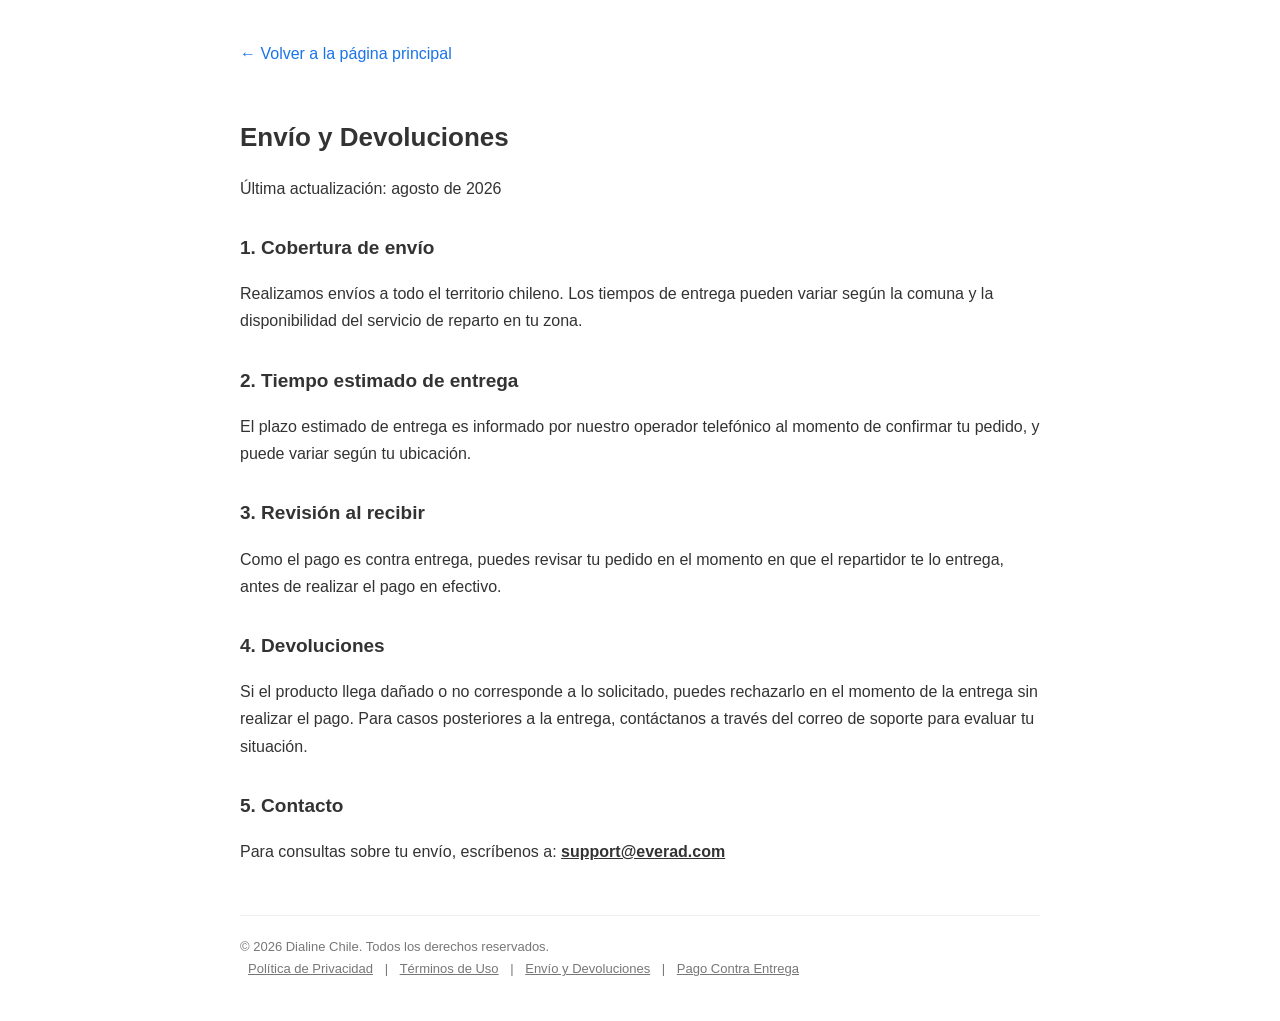
<file: envio.html>
<!DOCTYPE html>
<html lang="es-CL">
<head>
  <meta charset="utf-8">
  <meta name="viewport" content="initial-scale=1.0, width=device-width">
  <title>Envío y Devoluciones - Dialine Chile</title>
  <meta name="description" content="Información sobre envío, tiempos de entrega y devoluciones de Dialine en Chile.">
  <link rel="canonical" href="https://dialine-cl-six.vercel.app/envio.html">
  <style>
    body{font-family:Arial,Helvetica,sans-serif;max-width:800px;margin:0 auto;padding:40px 20px;color:#333;line-height:1.7;}
    h1{font-size:26px;margin-bottom:10px;}
    h2{font-size:19px;margin-top:30px;}
    a.back{display:inline-block;margin-bottom:30px;color:#1a73e8;text-decoration:none;}
    footer{margin-top:50px;padding-top:20px;border-top:1px solid #eee;font-size:13px;color:#777;}
    footer a{color:#777;margin:0 8px;}
  </style>
</head>
<body>
  <a class="back" href="index.html">&larr; Volver a la página principal</a>
  <h1>Envío y Devoluciones</h1>
  <p>Última actualización: agosto de 2026</p>

  <h2>1. Cobertura de envío</h2>
  <p>Realizamos envíos a todo el territorio chileno. Los tiempos de entrega pueden variar
    según la comuna y la disponibilidad del servicio de reparto en tu zona.</p>

  <h2>2. Tiempo estimado de entrega</h2>
  <p>El plazo estimado de entrega es informado por nuestro operador telefónico al momento
    de confirmar tu pedido, y puede variar según tu ubicación.</p>

  <h2>3. Revisión al recibir</h2>
  <p>Como el pago es contra entrega, puedes revisar tu pedido en el momento en que el
    repartidor te lo entrega, antes de realizar el pago en efectivo.</p>

  <h2>4. Devoluciones</h2>
  <p>Si el producto llega dañado o no corresponde a lo solicitado, puedes rechazarlo en el
    momento de la entrega sin realizar el pago. Para casos posteriores a la entrega,
    contáctanos a través del correo de soporte para evaluar tu situación.</p>

  <h2>5. Contacto</h2>
  <p>Para consultas sobre tu envío, escríbenos a: <strong><a href="mailto:support@everad.com" style="color:inherit;">support@everad.com</a></strong></p>

  <footer>
    © 2026 Dialine Chile. Todos los derechos reservados.<br>
    <a href="privacidad.html">Política de Privacidad</a> |
    <a href="terminos.html">Términos de Uso</a> |
    <a href="envio.html">Envío y Devoluciones</a> |
    <a href="pago-contra-entrega.html">Pago Contra Entrega</a>
  </footer>
</body>
</html>
</file>
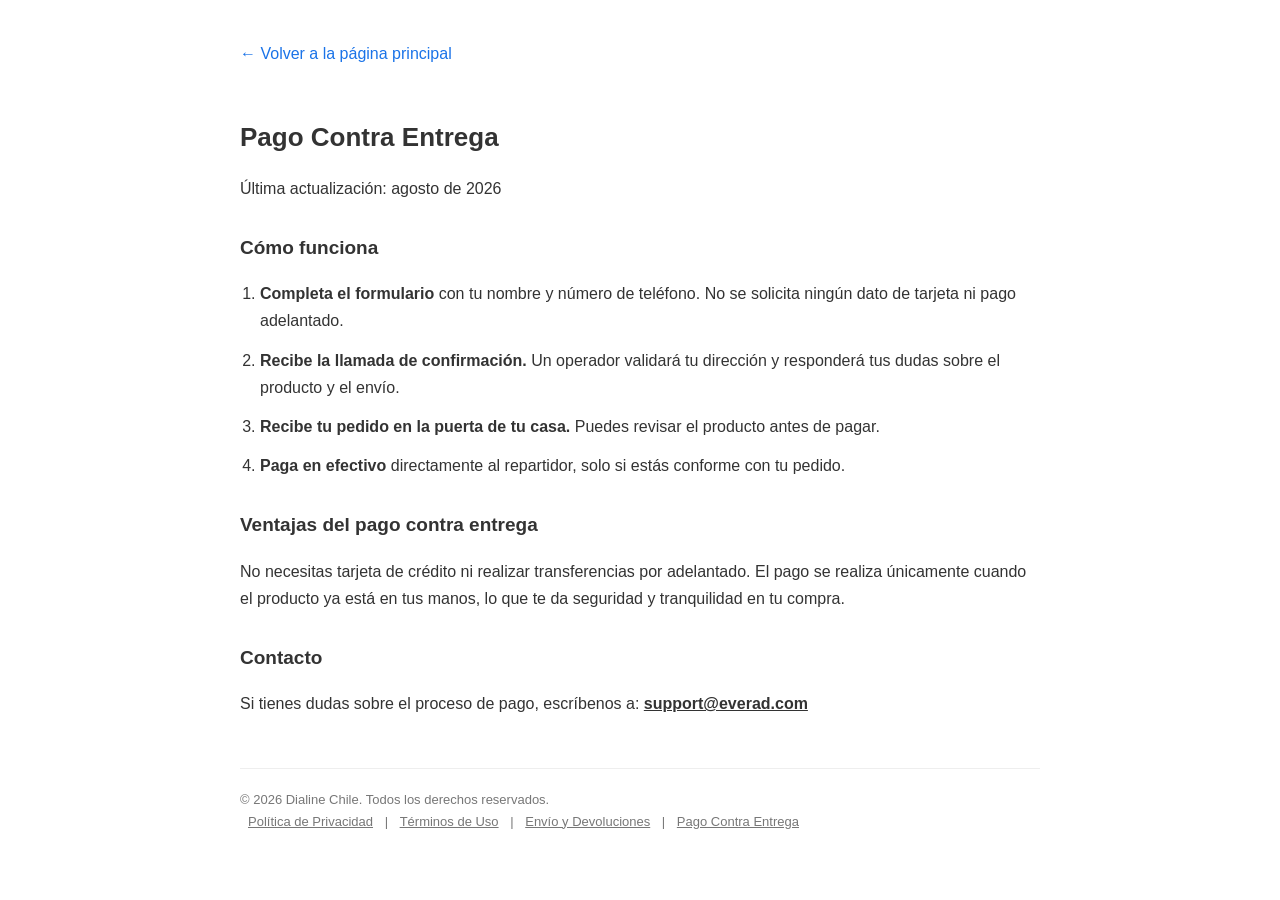
<file: pago-contra-entrega.html>
<!DOCTYPE html>
<html lang="es-CL">
<head>
  <meta charset="utf-8">
  <meta name="viewport" content="initial-scale=1.0, width=device-width">
  <title>Pago Contra Entrega - Dialine Chile</title>
  <meta name="description" content="Cómo funciona el pago contra entrega de Dialine en Chile: sin tarjeta, sin adelanto, pagas al recibir.">
  <link rel="canonical" href="https://dialine-cl-six.vercel.app/pago-contra-entrega.html">
  <style>
    body{font-family:Arial,Helvetica,sans-serif;max-width:800px;margin:0 auto;padding:40px 20px;color:#333;line-height:1.7;}
    h1{font-size:26px;margin-bottom:10px;}
    h2{font-size:19px;margin-top:30px;}
    ol{padding-left:20px;}
    ol li{margin-bottom:12px;}
    a.back{display:inline-block;margin-bottom:30px;color:#1a73e8;text-decoration:none;}
    footer{margin-top:50px;padding-top:20px;border-top:1px solid #eee;font-size:13px;color:#777;}
    footer a{color:#777;margin:0 8px;}
  </style>
</head>
<body>
  <a class="back" href="index.html">&larr; Volver a la página principal</a>
  <h1>Pago Contra Entrega</h1>
  <p>Última actualización: agosto de 2026</p>

  <h2>Cómo funciona</h2>
  <ol>
    <li><strong>Completa el formulario</strong> con tu nombre y número de teléfono. No se
      solicita ningún dato de tarjeta ni pago adelantado.</li>
    <li><strong>Recibe la llamada de confirmación.</strong> Un operador validará tu dirección
      y responderá tus dudas sobre el producto y el envío.</li>
    <li><strong>Recibe tu pedido en la puerta de tu casa.</strong> Puedes revisar el producto
      antes de pagar.</li>
    <li><strong>Paga en efectivo</strong> directamente al repartidor, solo si estás conforme
      con tu pedido.</li>
  </ol>

  <h2>Ventajas del pago contra entrega</h2>
  <p>No necesitas tarjeta de crédito ni realizar transferencias por adelantado. El pago se
    realiza únicamente cuando el producto ya está en tus manos, lo que te da seguridad y
    tranquilidad en tu compra.</p>

  <h2>Contacto</h2>
  <p>Si tienes dudas sobre el proceso de pago, escríbenos a: <strong><a href="mailto:support@everad.com" style="color:inherit;">support@everad.com</a></strong></p>

  <footer>
    © 2026 Dialine Chile. Todos los derechos reservados.<br>
    <a href="privacidad.html">Política de Privacidad</a> |
    <a href="terminos.html">Términos de Uso</a> |
    <a href="envio.html">Envío y Devoluciones</a> |
    <a href="pago-contra-entrega.html">Pago Contra Entrega</a>
  </footer>
</body>
</html>
</file>
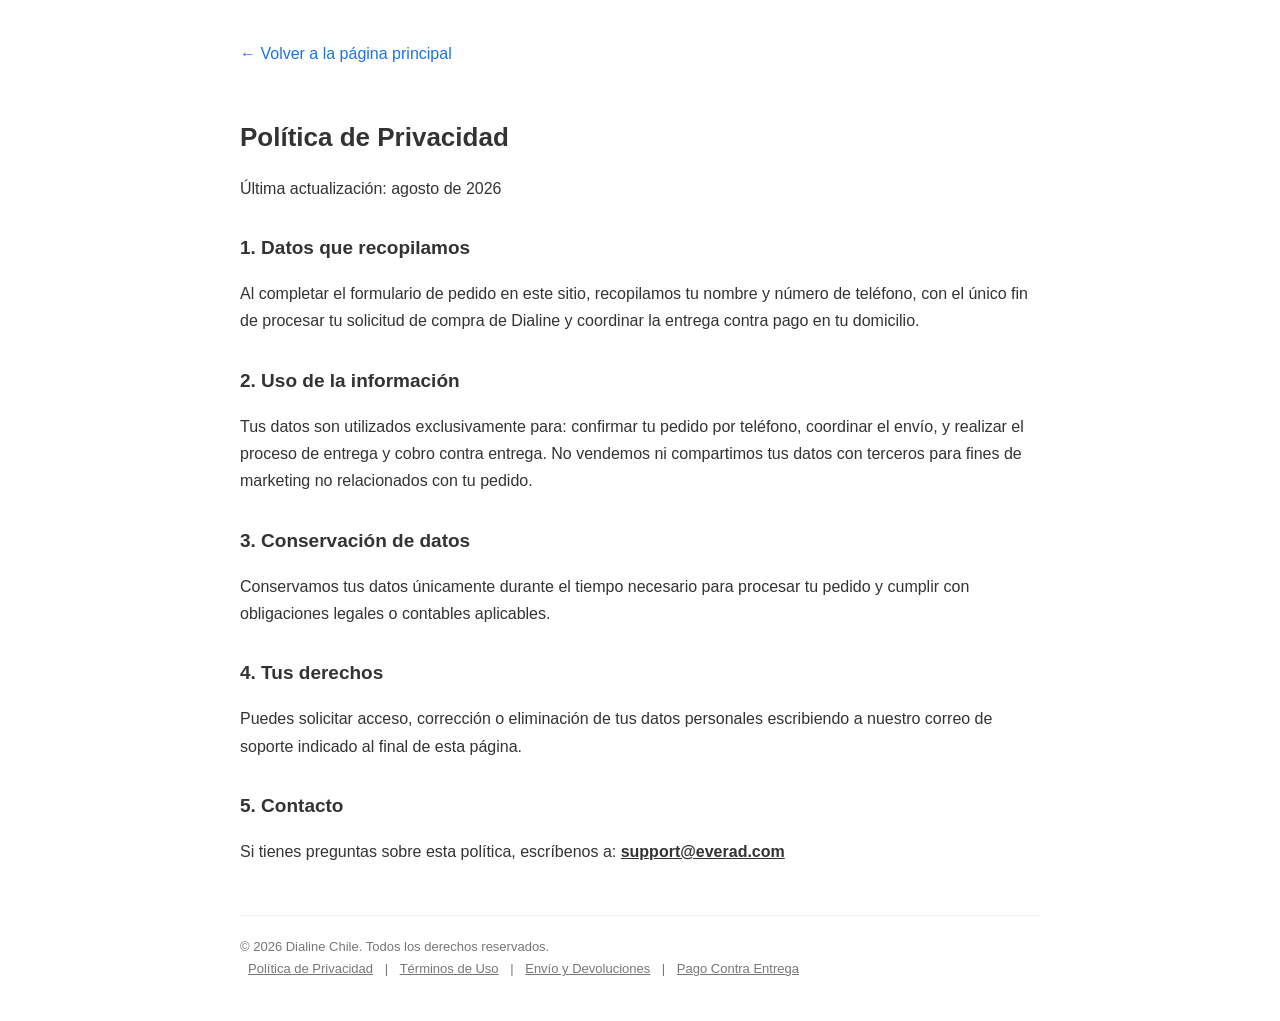
<file: privacidad.html>
<!DOCTYPE html>
<html lang="es-CL">
<head>
  <meta charset="utf-8">
  <meta name="viewport" content="initial-scale=1.0, width=device-width">
  <title>Política de Privacidad - Dialine Chile</title>
  <meta name="description" content="Política de privacidad de Dialine Chile. Conoce cómo protegemos tus datos personales.">
  <link rel="canonical" href="https://dialine-cl-six.vercel.app/privacidad.html">
  <style>
    body{font-family:Arial,Helvetica,sans-serif;max-width:800px;margin:0 auto;padding:40px 20px;color:#333;line-height:1.7;}
    h1{font-size:26px;margin-bottom:10px;}
    h2{font-size:19px;margin-top:30px;}
    a.back{display:inline-block;margin-bottom:30px;color:#1a73e8;text-decoration:none;}
    footer{margin-top:50px;padding-top:20px;border-top:1px solid #eee;font-size:13px;color:#777;}
    footer a{color:#777;margin:0 8px;}
  </style>
</head>
<body>
  <a class="back" href="index.html">&larr; Volver a la página principal</a>
  <h1>Política de Privacidad</h1>
  <p>Última actualización: agosto de 2026</p>

  <h2>1. Datos que recopilamos</h2>
  <p>Al completar el formulario de pedido en este sitio, recopilamos tu nombre y número de
    teléfono, con el único fin de procesar tu solicitud de compra de Dialine y coordinar la
    entrega contra pago en tu domicilio.</p>

  <h2>2. Uso de la información</h2>
  <p>Tus datos son utilizados exclusivamente para: confirmar tu pedido por teléfono,
    coordinar el envío, y realizar el proceso de entrega y cobro contra entrega. No
    vendemos ni compartimos tus datos con terceros para fines de marketing no relacionados
    con tu pedido.</p>

  <h2>3. Conservación de datos</h2>
  <p>Conservamos tus datos únicamente durante el tiempo necesario para procesar tu pedido y
    cumplir con obligaciones legales o contables aplicables.</p>

  <h2>4. Tus derechos</h2>
  <p>Puedes solicitar acceso, corrección o eliminación de tus datos personales escribiendo a
    nuestro correo de soporte indicado al final de esta página.</p>

  <h2>5. Contacto</h2>
  <p>Si tienes preguntas sobre esta política, escríbenos a: <strong><a href="mailto:support@everad.com" style="color:inherit;">support@everad.com</a></strong></p>

  <footer>
    © 2026 Dialine Chile. Todos los derechos reservados.<br>
    <a href="privacidad.html">Política de Privacidad</a> |
    <a href="terminos.html">Términos de Uso</a> |
    <a href="envio.html">Envío y Devoluciones</a> |
    <a href="pago-contra-entrega.html">Pago Contra Entrega</a>
  </footer>
</body>
</html>
</file>
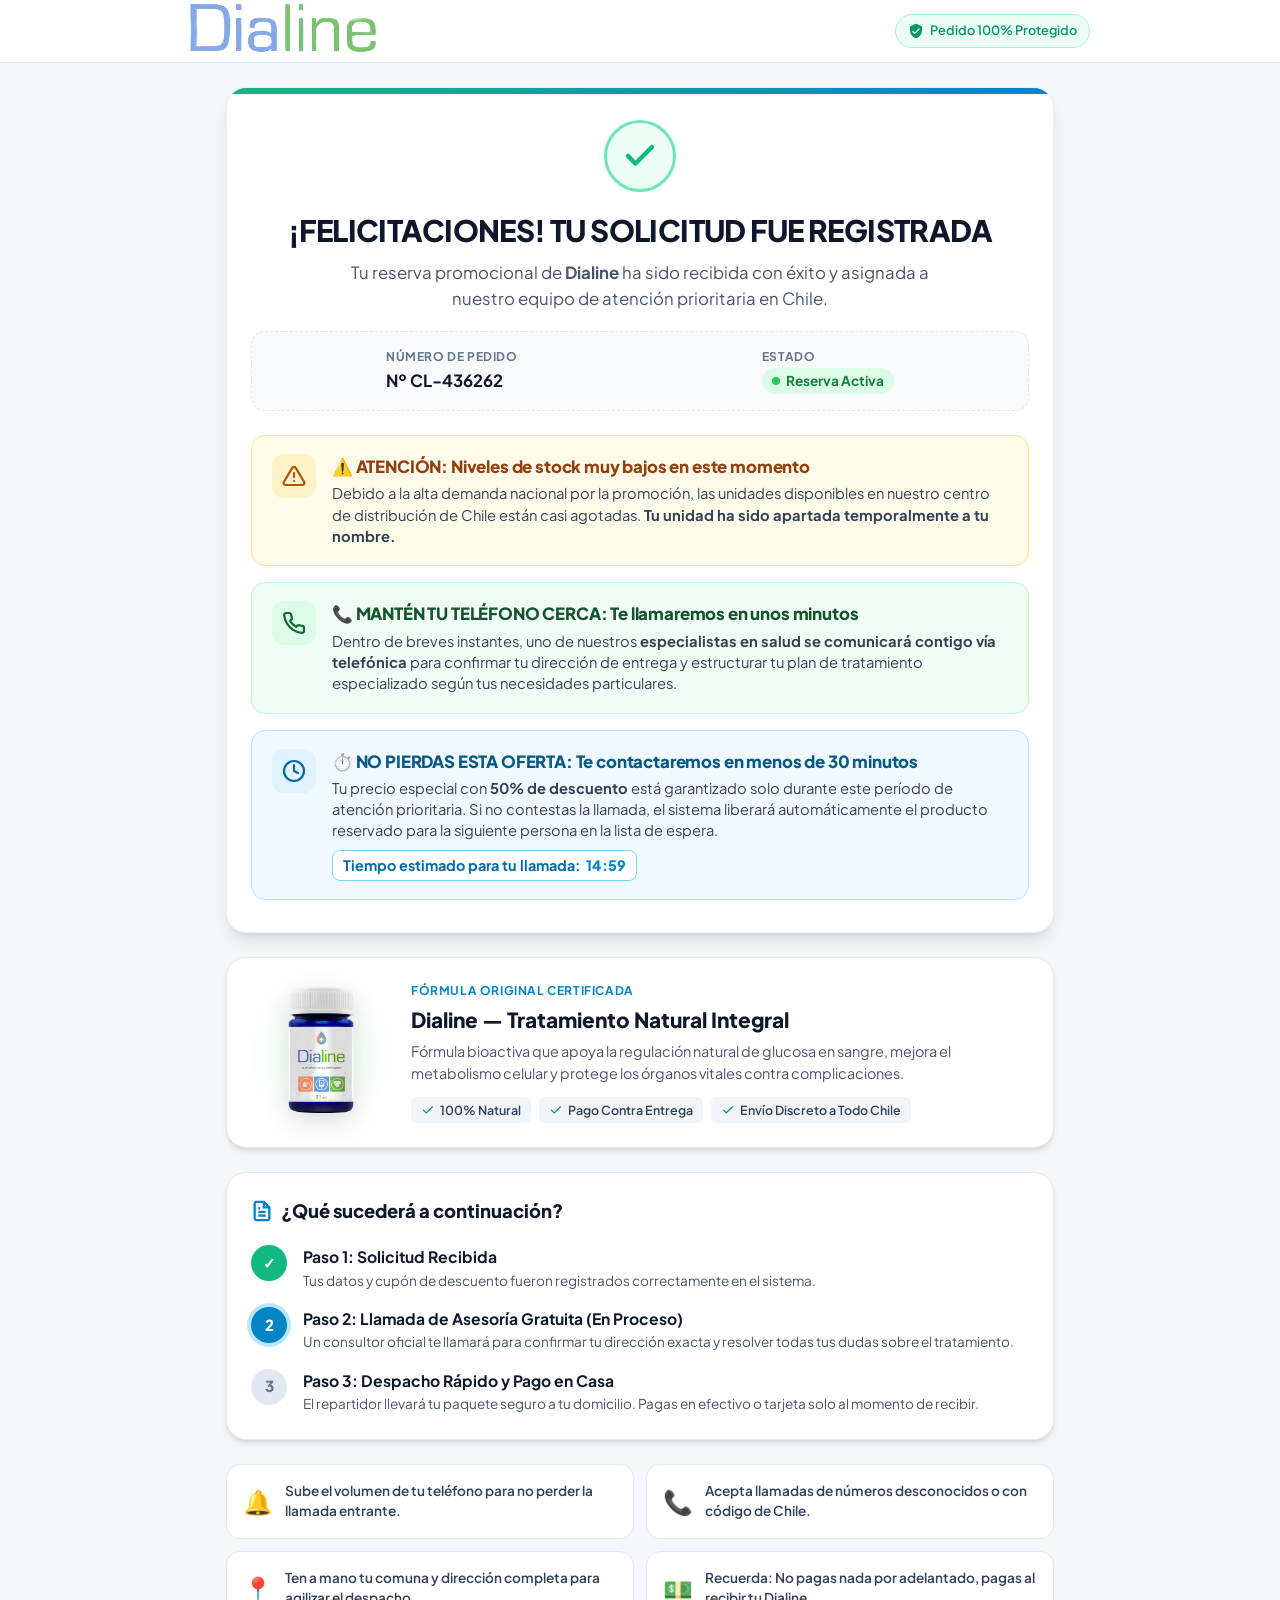
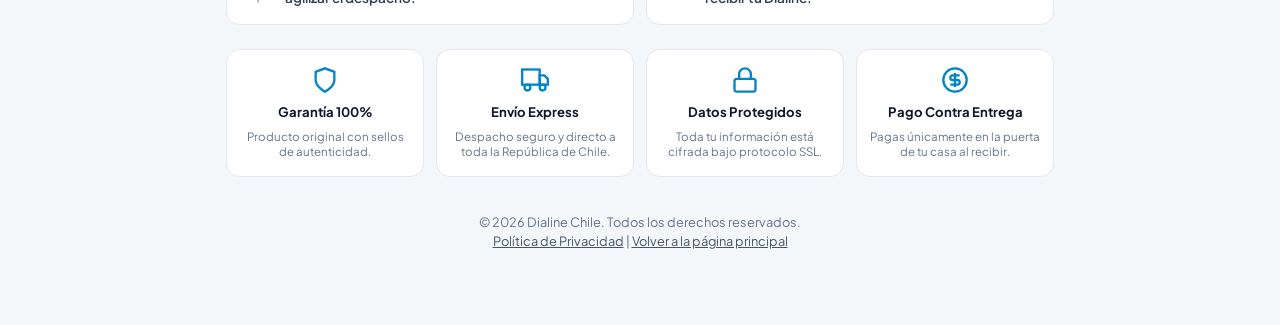
<file: success.html>
<!DOCTYPE html>
<html lang="es">
<head>
  <meta charset="UTF-8">
  <meta name="viewport" content="width=device-width, initial-scale=1.0, maximum-scale=1.0, user-scalable=no">
  <title>¡Felicidades! Solicitud Confirmada | Dialine Chile</title>
  <link rel="icon" href="img/favicon.ico">
  <!-- Google Fonts -->
  <link rel="preconnect" href="https://fonts.googleapis.com">
  <link rel="preconnect" href="https://fonts.gstatic.com" crossorigin>
  <link href="https://fonts.googleapis.com/css2?family=Plus+Jakarta+Sans:wght@400;500;600;700;800&display=swap" rel="stylesheet">
  
  <style>
    :root {
      --primary: #0284c7;
      --primary-dark: #0369a1;
      --primary-light: #e0f2fe;
      --success: #10b981;
      --success-dark: #059669;
      --success-light: #ecfdf5;
      --warning: #f59e0b;
      --warning-dark: #d97706;
      --warning-light: #fffbeb;
      --danger: #ef4444;
      --danger-light: #fef2f2;
      --slate-900: #0f172a;
      --slate-800: #1e293b;
      --slate-700: #334155;
      --slate-600: #475569;
      --slate-500: #64748b;
      --slate-200: #e2e8f0;
      --slate-100: #f1f5f9;
      --slate-50: #f8fafc;
      --white: #ffffff;
      --shadow-sm: 0 1px 2px 0 rgb(0 0 0 / 0.05);
      --shadow-md: 0 4px 6px -1px rgb(0 0 0 / 0.1), 0 2px 4px -2px rgb(0 0 0 / 0.1);
      --shadow-lg: 0 10px 15px -3px rgb(0 0 0 / 0.1), 0 4px 6px -4px rgb(0 0 0 / 0.1);
      --radius-sm: 8px;
      --radius-md: 14px;
      --radius-lg: 20px;
    }

    * {
      margin: 0;
      padding: 0;
      box-sizing: border-box;
      font-family: 'Plus Jakarta Sans', -apple-system, BlinkMacSystemFont, 'Segoe UI', Roboto, sans-serif;
    }

    body {
      background-color: #f3f7fa;
      color: var(--slate-800);
      line-height: 1.5;
      -webkit-font-smoothing: antialiased;
      padding-bottom: 50px;
    }

    /* Top Bar */
    .top-bar {
      background: var(--white);
      border-bottom: 1px solid var(--slate-200);
      padding: 12px 16px;
      position: sticky;
      top: 0;
      z-index: 50;
    }

    .top-bar-inner {
      max-width: 900px;
      margin: 0 auto;
      display: flex;
      justify-content: space-between;
      align-items: center;
    }

    .brand-logo {
      height: 38px;
      display: flex;
      align-items: center;
    }

    .brand-logo img {
      max-height: 100%;
      width: auto;
      object-fit: contain;
    }

    .security-badge {
      display: flex;
      align-items: center;
      gap: 6px;
      background: var(--success-light);
      color: var(--success-dark);
      padding: 6px 12px;
      border-radius: 50px;
      font-size: 0.8rem;
      font-weight: 600;
      border: 1px solid #a7f3d0;
    }

    .security-badge svg {
      width: 16px;
      height: 16px;
      fill: currentColor;
    }

    /* Main Container */
    .container {
      max-width: 860px;
      margin: 24px auto;
      padding: 0 16px;
    }

    /* Hero Card */
    .hero-card {
      background: var(--white);
      border-radius: var(--radius-lg);
      padding: 32px 24px;
      box-shadow: var(--shadow-lg);
      text-align: center;
      border: 1px solid rgba(2, 132, 199, 0.1);
      position: relative;
      overflow: hidden;
    }

    .hero-card::before {
      content: '';
      position: absolute;
      top: 0;
      left: 0;
      right: 0;
      height: 6px;
      background: linear-gradient(90deg, #10b981 0%, #0284c7 100%);
    }

    .success-icon-wrap {
      width: 72px;
      height: 72px;
      background: var(--success-light);
      border: 3px solid #6ee7b7;
      border-radius: 50%;
      display: flex;
      align-items: center;
      justify-content: center;
      margin: 0 auto 16px;
      animation: pulseSuccess 2s infinite;
    }

    .success-icon-wrap svg {
      width: 36px;
      height: 36px;
      color: var(--success);
    }

    @keyframes pulseSuccess {
      0% { box-shadow: 0 0 0 0 rgba(16, 185, 129, 0.4); }
      70% { box-shadow: 0 0 0 16px rgba(16, 185, 129, 0); }
      100% { box-shadow: 0 0 0 0 rgba(16, 185, 129, 0); }
    }

    .hero-title {
      font-size: 1.85rem;
      font-weight: 800;
      color: var(--slate-900);
      margin-bottom: 8px;
      letter-spacing: -0.02em;
    }

    .hero-subtitle {
      font-size: 1.05rem;
      color: var(--slate-600);
      max-width: 640px;
      margin: 0 auto 20px;
    }

    /* Order Summary Box */
    .order-box {
      background: var(--slate-50);
      border: 1px dashed var(--slate-200);
      border-radius: var(--radius-md);
      padding: 16px 20px;
      display: flex;
      flex-wrap: wrap;
      justify-content: space-around;
      gap: 16px;
      margin-bottom: 24px;
      text-align: left;
    }

    .order-box-item {
      display: flex;
      flex-direction: column;
    }

    .order-box-label {
      font-size: 0.75rem;
      text-transform: uppercase;
      font-weight: 700;
      color: var(--slate-500);
      letter-spacing: 0.05em;
      margin-bottom: 2px;
    }

    .order-box-value {
      font-size: 1.05rem;
      font-weight: 700;
      color: var(--slate-900);
    }

    .order-status-pill {
      display: inline-flex;
      align-items: center;
      gap: 6px;
      background: #dcfce7;
      color: #15803d;
      font-size: 0.85rem;
      font-weight: 700;
      padding: 3px 10px;
      border-radius: 20px;
      width: fit-content;
    }

    .order-status-dot {
      width: 8px;
      height: 8px;
      background: #22c55e;
      border-radius: 50%;
      animation: blinkDot 1.5s infinite ease-in-out;
    }

    @keyframes blinkDot {
      0%, 100% { opacity: 1; transform: scale(1); }
      50% { opacity: 0.4; transform: scale(0.8); }
    }

    /* Gatilhos Cards */
    .triggers-grid {
      display: flex;
      flex-direction: column;
      gap: 16px;
      margin-top: 24px;
    }

    .trigger-card {
      border-radius: var(--radius-md);
      padding: 18px 20px;
      display: flex;
      gap: 16px;
      align-items: flex-start;
      text-align: left;
      transition: transform 0.2s ease;
    }

    .trigger-icon {
      width: 44px;
      height: 44px;
      border-radius: 12px;
      display: flex;
      align-items: center;
      justify-content: center;
      flex-shrink: 0;
    }

    .trigger-icon svg {
      width: 24px;
      height: 24px;
    }

    /* Gatilho 1: Stock */
    .trigger-stock {
      background: #fffbeb;
      border: 1.5px solid #fde68a;
    }
    .trigger-stock .trigger-icon {
      background: #fef3c7;
      color: #b45309;
    }
    .trigger-stock .trigger-title {
      color: #92400e;
    }

    /* Gatilho 2: Celular / Especialista */
    .trigger-phone {
      background: #f0fdf4;
      border: 1.5px solid #bbf7d0;
    }
    .trigger-phone .trigger-icon {
      background: #dcfce7;
      color: #166534;
    }
    .trigger-phone .trigger-title {
      color: #14532d;
    }

    /* Gatilho 3: 30 Minutos / Oferta */
    .trigger-timer {
      background: #f0f9ff;
      border: 1.5px solid #bae6fd;
    }
    .trigger-timer .trigger-icon {
      background: #e0f2fe;
      color: #0369a1;
    }
    .trigger-timer .trigger-title {
      color: #075985;
    }

    .trigger-content {
      flex: 1;
    }

    .trigger-title {
      font-size: 1.05rem;
      font-weight: 800;
      margin-bottom: 4px;
      letter-spacing: -0.01em;
    }

    .trigger-text {
      font-size: 0.92rem;
      color: var(--slate-700);
      line-height: 1.45;
    }

    /* Countdown Timer Widget */
    .timer-widget {
      display: inline-flex;
      align-items: center;
      gap: 6px;
      background: var(--white);
      border: 1px solid #7dd3fc;
      border-radius: 8px;
      padding: 4px 10px;
      margin-top: 8px;
      font-weight: 700;
      color: var(--primary-dark);
      font-size: 0.9rem;
    }

    /* Product Section */
    .product-showcase {
      background: var(--white);
      border-radius: var(--radius-lg);
      padding: 24px;
      margin-top: 24px;
      box-shadow: var(--shadow-md);
      display: flex;
      flex-direction: column;
      align-items: center;
      gap: 20px;
      border: 1px solid var(--slate-200);
    }

    @media (min-width: 640px) {
      .product-showcase {
        flex-direction: row;
        text-align: left;
      }
    }

    .product-img-wrap {
      flex-shrink: 0;
      width: 140px;
      height: 140px;
      display: flex;
      align-items: center;
      justify-content: center;
      background: radial-gradient(circle, #f0fdf4 0%, #ffffff 80%);
      border-radius: var(--radius-md);
      padding: 10px;
    }

    .product-img-wrap img {
      max-height: 100%;
      max-width: 100%;
      object-fit: contain;
      filter: drop-shadow(0 8px 12px rgba(0,0,0,0.12));
    }

    .product-info {
      flex: 1;
    }

    .product-tag {
      font-size: 0.75rem;
      font-weight: 700;
      color: var(--primary);
      text-transform: uppercase;
      letter-spacing: 0.05em;
      margin-bottom: 4px;
    }

    .product-name {
      font-size: 1.3rem;
      font-weight: 800;
      color: var(--slate-900);
      margin-bottom: 6px;
    }

    .product-desc {
      font-size: 0.9rem;
      color: var(--slate-600);
      margin-bottom: 12px;
    }

    .product-badges-row {
      display: flex;
      flex-wrap: wrap;
      gap: 8px;
    }

    .mini-badge {
      display: inline-flex;
      align-items: center;
      gap: 5px;
      background: var(--slate-100);
      color: var(--slate-700);
      font-size: 0.78rem;
      font-weight: 600;
      padding: 4px 10px;
      border-radius: 6px;
    }

    .mini-badge svg {
      width: 14px;
      height: 14px;
      color: var(--success-dark);
    }

    /* Process Steps (1, 2, 3) */
    .steps-section {
      background: var(--white);
      border-radius: var(--radius-lg);
      padding: 24px;
      margin-top: 24px;
      box-shadow: var(--shadow-md);
      border: 1px solid var(--slate-200);
    }

    .section-heading {
      font-size: 1.15rem;
      font-weight: 800;
      color: var(--slate-900);
      margin-bottom: 20px;
      display: flex;
      align-items: center;
      gap: 8px;
    }

    .steps-list {
      display: flex;
      flex-direction: column;
      gap: 16px;
      position: relative;
    }

    .step-item {
      display: flex;
      gap: 16px;
      align-items: flex-start;
    }

    .step-number {
      width: 36px;
      height: 36px;
      border-radius: 50%;
      display: flex;
      align-items: center;
      justify-content: center;
      font-weight: 800;
      font-size: 0.95rem;
      flex-shrink: 0;
    }

    .step-item.completed .step-number {
      background: #10b981;
      color: var(--white);
    }

    .step-item.active .step-number {
      background: #0284c7;
      color: var(--white);
      box-shadow: 0 0 0 4px #bae6fd;
      animation: pulseStep 1.5s infinite;
    }

    @keyframes pulseStep {
      0% { box-shadow: 0 0 0 0 rgba(2, 132, 199, 0.4); }
      70% { box-shadow: 0 0 0 8px rgba(2, 132, 199, 0); }
      100% { box-shadow: 0 0 0 0 rgba(2, 132, 199, 0); }
    }

    .step-item.upcoming .step-number {
      background: var(--slate-200);
      color: var(--slate-500);
    }

    .step-title {
      font-size: 0.98rem;
      font-weight: 700;
      color: var(--slate-900);
      margin-bottom: 2px;
    }

    .step-desc {
      font-size: 0.85rem;
      color: var(--slate-600);
    }

    /* Tips & Instructions */
    .tips-grid {
      display: grid;
      grid-template-columns: 1fr;
      gap: 12px;
      margin-top: 24px;
    }

    @media (min-width: 640px) {
      .tips-grid {
        grid-template-columns: repeat(2, 1fr);
      }
    }

    .tip-box {
      background: var(--white);
      border: 1px solid var(--slate-200);
      border-radius: var(--radius-md);
      padding: 16px;
      display: flex;
      gap: 12px;
      align-items: center;
    }

    .tip-icon {
      font-size: 1.5rem;
      flex-shrink: 0;
    }

    .tip-text {
      font-size: 0.85rem;
      font-weight: 600;
      color: var(--slate-700);
    }

    /* Trust & Security Badges Section */
    .trust-footer-grid {
      display: grid;
      grid-template-columns: repeat(2, 1fr);
      gap: 12px;
      margin-top: 24px;
    }

    @media (min-width: 640px) {
      .trust-footer-grid {
        grid-template-columns: repeat(4, 1fr);
      }
    }

    .trust-card {
      background: var(--white);
      border-radius: var(--radius-md);
      padding: 16px 12px;
      text-align: center;
      border: 1px solid var(--slate-200);
      display: flex;
      flex-direction: column;
      align-items: center;
      gap: 8px;
    }

    .trust-card svg {
      width: 28px;
      height: 28px;
      color: var(--primary);
    }

    .trust-card-title {
      font-size: 0.82rem;
      font-weight: 700;
      color: var(--slate-900);
    }

    .trust-card-desc {
      font-size: 0.72rem;
      color: var(--slate-500);
      line-height: 1.3;
    }

    /* Footer */
    .page-footer {
      text-align: center;
      margin-top: 36px;
      font-size: 0.8rem;
      color: var(--slate-500);
    }

    .page-footer a {
      color: var(--slate-600);
      text-decoration: underline;
    }

    /* Responsive adjustment */
    @media (max-width: 480px) {
      .hero-title {
        font-size: 1.45rem;
      }
      .hero-card {
        padding: 24px 16px;
      }
      .trigger-card {
        padding: 14px;
        gap: 12px;
      }
      .order-box {
        flex-direction: column;
        gap: 10px;
      }
    }
  </style>
</head>

<body>

  <!-- Top Bar -->
  <header class="top-bar">
    <div class="top-bar-inner">
      <div class="brand-logo">
        <picture>
          <source srcset="img/logo.webp" type="image/webp">
          <img src="img/logo.png" alt="Dialine Logo">
        </picture>
      </div>
      <div class="security-badge">
        <svg viewBox="0 0 24 24">
          <path d="M12 1L3 5v6c0 5.55 3.84 10.74 9 12 5.16-1.26 9-6.45 9-12V5l-9-4zm-2 16l-4-4 1.41-1.41L10 14.17l6.59-6.59L18 9l-8 8z"/>
        </svg>
        <span>Pedido 100% Protegido</span>
      </div>
    </div>
  </header>

  <!-- Main Content Container -->
  <main class="container">

    <!-- Hero Card -->
    <div class="hero-card">
      <div class="success-icon-wrap">
        <svg viewBox="0 0 24 24" fill="none" stroke="currentColor" stroke-width="3" stroke-linecap="round" stroke-linejoin="round">
          <polyline points="20 6 9 17 4 12"></polyline>
        </svg>
      </div>

      <h1 class="hero-title">¡FELICITACIONES! TU SOLICITUD FUE REGISTRADA</h1>
      <p class="hero-subtitle">Tu reserva promocional de <strong>Dialine</strong> ha sido recibida con éxito y asignada a nuestro equipo de atención prioritaria en Chile.</p>

      <!-- Order Summary Box -->
      <div class="order-box">
        <div class="order-box-item">
          <span class="order-box-label">Número de Pedido</span>
          <span class="order-box-value" id="order-id-val">#CL-84920</span>
        </div>
        <div class="order-box-item" id="order-name-wrap" style="display:none;">
          <span class="order-box-label">Cliente</span>
          <span class="order-box-value" id="order-name-val">-</span>
        </div>
        <div class="order-box-item" id="order-phone-wrap" style="display:none;">
          <span class="order-box-label">Teléfono de Contacto</span>
          <span class="order-box-value" id="order-phone-val">-</span>
        </div>
        <div class="order-box-item">
          <span class="order-box-label">Estado</span>
          <div class="order-status-pill">
            <span class="order-status-dot"></span>
            <span>Reserva Activa</span>
          </div>
        </div>
      </div>

      <!-- Triggers Grid -->
      <div class="triggers-grid">

        <!-- GATILHO 1: Stock Limitado -->
        <div class="trigger-card trigger-stock">
          <div class="trigger-icon">
            <svg viewBox="0 0 24 24" fill="none" stroke="currentColor" stroke-width="2.2" stroke-linecap="round" stroke-linejoin="round">
              <path d="M10.29 3.86L1.82 18a2 2 0 0 0 1.71 3h16.94a2 2 0 0 0 1.71-3L13.71 3.86a2 2 0 0 0-3.42 0z"></path>
              <line x1="12" y1="9" x2="12" y2="13"></line>
              <line x1="12" y1="17" x2="12.01" y2="17"></line>
            </svg>
          </div>
          <div class="trigger-content">
            <h3 class="trigger-title">⚠️ ATENCIÓN: Niveles de stock muy bajos en este momento</h3>
            <p class="trigger-text">Debido a la alta demanda nacional por la promoción, las unidades disponibles en nuestro centro de distribución de Chile están casi agotadas. <strong>Tu unidad ha sido apartada temporalmente a tu nombre.</strong></p>
          </div>
        </div>

        <!-- GATILHO 2: Fique Atento ao Celular / Especialista -->
        <div class="trigger-card trigger-phone">
          <div class="trigger-icon">
            <svg viewBox="0 0 24 24" fill="none" stroke="currentColor" stroke-width="2.2" stroke-linecap="round" stroke-linejoin="round">
              <path d="M22 16.92v3a2 2 0 0 1-2.18 2 19.79 19.79 0 0 1-8.63-3.07 19.5 19.5 0 0 1-6-6 19.79 19.79 0 0 1-3.07-8.67A2 2 0 0 1 4.11 2h3a2 2 0 0 1 2 1.72 12.84 12.84 0 0 0 .7 2.81 2 2 0 0 1-.45 2.11L8.09 9.91a16 16 0 0 0 6 6l1.27-1.27a2 2 0 0 1 2.11-.45 12.84 12.84 0 0 0 2.81.7A2 2 0 0 1 22 16.92z"></path>
            </svg>
          </div>
          <div class="trigger-content">
            <h3 class="trigger-title">📞 MANTÉN TU TELÉFONO CERCA: Te llamaremos en unos minutos</h3>
            <p class="trigger-text">Dentro de breves instantes, uno de nuestros <strong>especialistas en salud se comunicará contigo vía telefónica</strong> para confirmar tu dirección de entrega y estructurar tu plan de tratamiento especializado según tus necesidades particulares.</p>
          </div>
        </div>

        <!-- GATILHO 3: Urgência 30 Minutos / Não Perca a Oferta -->
        <div class="trigger-card trigger-timer">
          <div class="trigger-icon">
            <svg viewBox="0 0 24 24" fill="none" stroke="currentColor" stroke-width="2.2" stroke-linecap="round" stroke-linejoin="round">
              <circle cx="12" cy="12" r="10"></circle>
              <polyline points="12 6 12 12 16 14"></polyline>
            </svg>
          </div>
          <div class="trigger-content">
            <h3 class="trigger-title">⏱️ NO PIERDAS ESTA OFERTA: Te contactaremos en menos de 30 minutos</h3>
            <p class="trigger-text">Tu precio especial con <strong>50% de descuento</strong> está garantizado solo durante este período de atención prioritaria. Si no contestas la llamada, el sistema liberará automáticamente el producto reservado para la siguiente persona en la lista de espera.</p>
            <div class="timer-widget">
              <span>Tiempo estimado para tu llamada:</span>
              <span id="countdown-timer" style="color:#0284c7; font-weight:800;">14:59</span>
            </div>
          </div>
        </div>

      </div>
    </div>

    <!-- Product Showcase -->
    <div class="product-showcase">
      <div class="product-img-wrap">
        <picture>
          <source srcset="img/prod.webp" type="image/webp">
          <img src="img/prod.png" alt="Dialine Original" onerror="this.src='img/block1__prod.png'">
        </picture>
      </div>
      <div class="product-info">
        <div class="product-tag">Fórmula Original Certificada</div>
        <h2 class="product-name">Dialine — Tratamiento Natural Integral</h2>
        <p class="product-desc">Fórmula bioactiva que apoya la regulación natural de glucosa en sangre, mejora el metabolismo celular y protege los órganos vitales contra complicaciones.</p>
        <div class="product-badges-row">
          <span class="mini-badge">
            <svg viewBox="0 0 24 24" fill="none" stroke="currentColor" stroke-width="2"><polyline points="20 6 9 17 4 12"/></svg>
            100% Natural
          </span>
          <span class="mini-badge">
            <svg viewBox="0 0 24 24" fill="none" stroke="currentColor" stroke-width="2"><polyline points="20 6 9 17 4 12"/></svg>
            Pago Contra Entrega
          </span>
          <span class="mini-badge">
            <svg viewBox="0 0 24 24" fill="none" stroke="currentColor" stroke-width="2"><polyline points="20 6 9 17 4 12"/></svg>
            Envío Discreto a Todo Chile
          </span>
        </div>
      </div>
    </div>

    <!-- Steps / Next Process -->
    <div class="steps-section">
      <h2 class="section-heading">
        <svg width="22" height="22" viewBox="0 0 24 24" fill="none" stroke="#0284c7" stroke-width="2.5"><path d="M14 2H6a2 2 0 0 0-2 2v16a2 2 0 0 0 2 2h12a2 2 0 0 0 2-2V8z"/><polyline points="14 2 14 8 20 8"/><line x1="16" y1="13" x2="8" y2="13"/><line x1="16" y1="17" x2="8" y2="17"/><polyline points="10 9 9 9 8 9"/></svg>
        ¿Qué sucederá a continuación?
      </h2>
      <div class="steps-list">
        <div class="step-item completed">
          <div class="step-number">✓</div>
          <div>
            <h4 class="step-title">Paso 1: Solicitud Recibida</h4>
            <p class="step-desc">Tus datos y cupón de descuento fueron registrados correctamente en el sistema.</p>
          </div>
        </div>
        <div class="step-item active">
          <div class="step-number">2</div>
          <div>
            <h4 class="step-title">Paso 2: Llamada de Asesoría Gratuita (En Proceso)</h4>
            <p class="step-desc">Un consultor oficial te llamará para confirmar tu dirección exacta y resolver todas tus dudas sobre el tratamiento.</p>
          </div>
        </div>
        <div class="step-item upcoming">
          <div class="step-number">3</div>
          <div>
            <h4 class="step-title">Paso 3: Despacho Rápido y Pago en Casa</h4>
            <p class="step-desc">El repartidor llevará tu paquete seguro a tu domicilio. Pagas en efectivo o tarjeta solo al momento de recibir.</p>
          </div>
        </div>
      </div>
    </div>

    <!-- Tips for Lead -->
    <div class="tips-grid">
      <div class="tip-box">
        <div class="tip-icon">🔔</div>
        <div class="tip-text">Sube el volumen de tu teléfono para no perder la llamada entrante.</div>
      </div>
      <div class="tip-box">
        <div class="tip-icon">📞</div>
        <div class="tip-text">Acepta llamadas de números desconocidos o con código de Chile.</div>
      </div>
      <div class="tip-box">
        <div class="tip-icon">📍</div>
        <div class="tip-text">Ten a mano tu comuna y dirección completa para agilizar el despacho.</div>
      </div>
      <div class="tip-box">
        <div class="tip-icon">💵</div>
        <div class="tip-text">Recuerda: No pagas nada por adelantado, pagas al recibir tu Dialine.</div>
      </div>
    </div>

    <!-- Security & Trust Badges -->
    <div class="trust-footer-grid">
      <div class="trust-card">
        <svg viewBox="0 0 24 24" fill="none" stroke="currentColor" stroke-width="2">
          <path d="M12 22s8-4 8-10V5l-8-3-8 3v7c0 6 8 10 8 10z"/>
        </svg>
        <div class="trust-card-title">Garantía 100%</div>
        <div class="trust-card-desc">Producto original con sellos de autenticidad.</div>
      </div>
      <div class="trust-card">
        <svg viewBox="0 0 24 24" fill="none" stroke="currentColor" stroke-width="2">
          <rect x="1" y="3" width="15" height="13"/>
          <polygon points="16 8 20 8 23 11 23 16 16 16 16 8"/>
          <circle cx="5.5" cy="18.5" r="2.5"/>
          <circle cx="18.5" cy="18.5" r="2.5"/>
        </svg>
        <div class="trust-card-title">Envío Express</div>
        <div class="trust-card-desc">Despacho seguro y directo a toda la República de Chile.</div>
      </div>
      <div class="trust-card">
        <svg viewBox="0 0 24 24" fill="none" stroke="currentColor" stroke-width="2">
          <rect x="3" y="11" width="18" height="11" rx="2" ry="2"/>
          <path d="M7 11V7a5 5 0 0 1 10 0v4"/>
        </svg>
        <div class="trust-card-title">Datos Protegidos</div>
        <div class="trust-card-desc">Toda tu información está cifrada bajo protocolo SSL.</div>
      </div>
      <div class="trust-card">
        <svg viewBox="0 0 24 24" fill="none" stroke="currentColor" stroke-width="2">
          <circle cx="12" cy="12" r="10"/>
          <path d="M16 8h-6a2 2 0 1 0 0 4h4a2 2 0 1 1 0 4H8"/>
          <path d="M12 18V6"/>
        </svg>
        <div class="trust-card-title">Pago Contra Entrega</div>
        <div class="trust-card-desc">Pagas únicamente en la puerta de tu casa al recibir.</div>
      </div>
    </div>

    <!-- Footer -->
    <footer class="page-footer">
      <p>© 2026 Dialine Chile. Todos los derechos reservados.</p>
      <p><a href="privacy.html" target="_blank">Política de Privacidad</a> | <a href="index.html">Volver a la página principal</a></p>
    </footer>

  </main>

  <script>
    (function() {
      // 1. Extraer parâmetros da URL
      var params = new URLSearchParams(window.location.search);
      var orderId = params.get('order_id') || params.get('id') || params.get('conversion_id');
      var clientName = params.get('name');
      var clientPhone = params.get('phone');

      // Exibir Order ID
      var orderIdEl = document.getElementById('order-id-val');
      if (orderId) {
        orderIdEl.textContent = '№ ' + orderId;
      } else {
        // Fallback realista caso acesse direto
        var randomId = Math.floor(100000 + Math.random() * 900000);
        orderIdEl.textContent = '№ CL-' + randomId;
      }

      // Exibir Nome do cliente se disponível
      if (clientName) {
        var nameWrap = document.getElementById('order-name-wrap');
        var nameVal = document.getElementById('order-name-val');
        if (nameWrap && nameVal) {
          nameVal.textContent = decodeURIComponent(clientName);
          nameWrap.style.display = 'flex';
        }
      }

      // Exibir Telefone se disponível
      if (clientPhone) {
        var phoneWrap = document.getElementById('order-phone-wrap');
        var phoneVal = document.getElementById('order-phone-val');
        if (phoneWrap && phoneVal) {
          phoneVal.textContent = decodeURIComponent(clientPhone);
          phoneWrap.style.display = 'flex';
        }
      }

      // 2. Contador regressivo de 15 minutos para atendimento
      var duration = 15 * 60; // 15 minutos em segundos
      var timerEl = document.getElementById('countdown-timer');
      
      function updateTimer() {
        if (duration <= 0) {
          timerEl.textContent = "00:00 (Llamando...)";
          return;
        }
        var minutes = Math.floor(duration / 60);
        var seconds = duration % 60;
        timerEl.textContent = (minutes < 10 ? "0" + minutes : minutes) + ":" + (seconds < 10 ? "0" + seconds : seconds);
        duration--;
      }
      
      setInterval(updateTimer, 1000);
      updateTimer();
    })();
  </script>

</body>
</html>
</file>
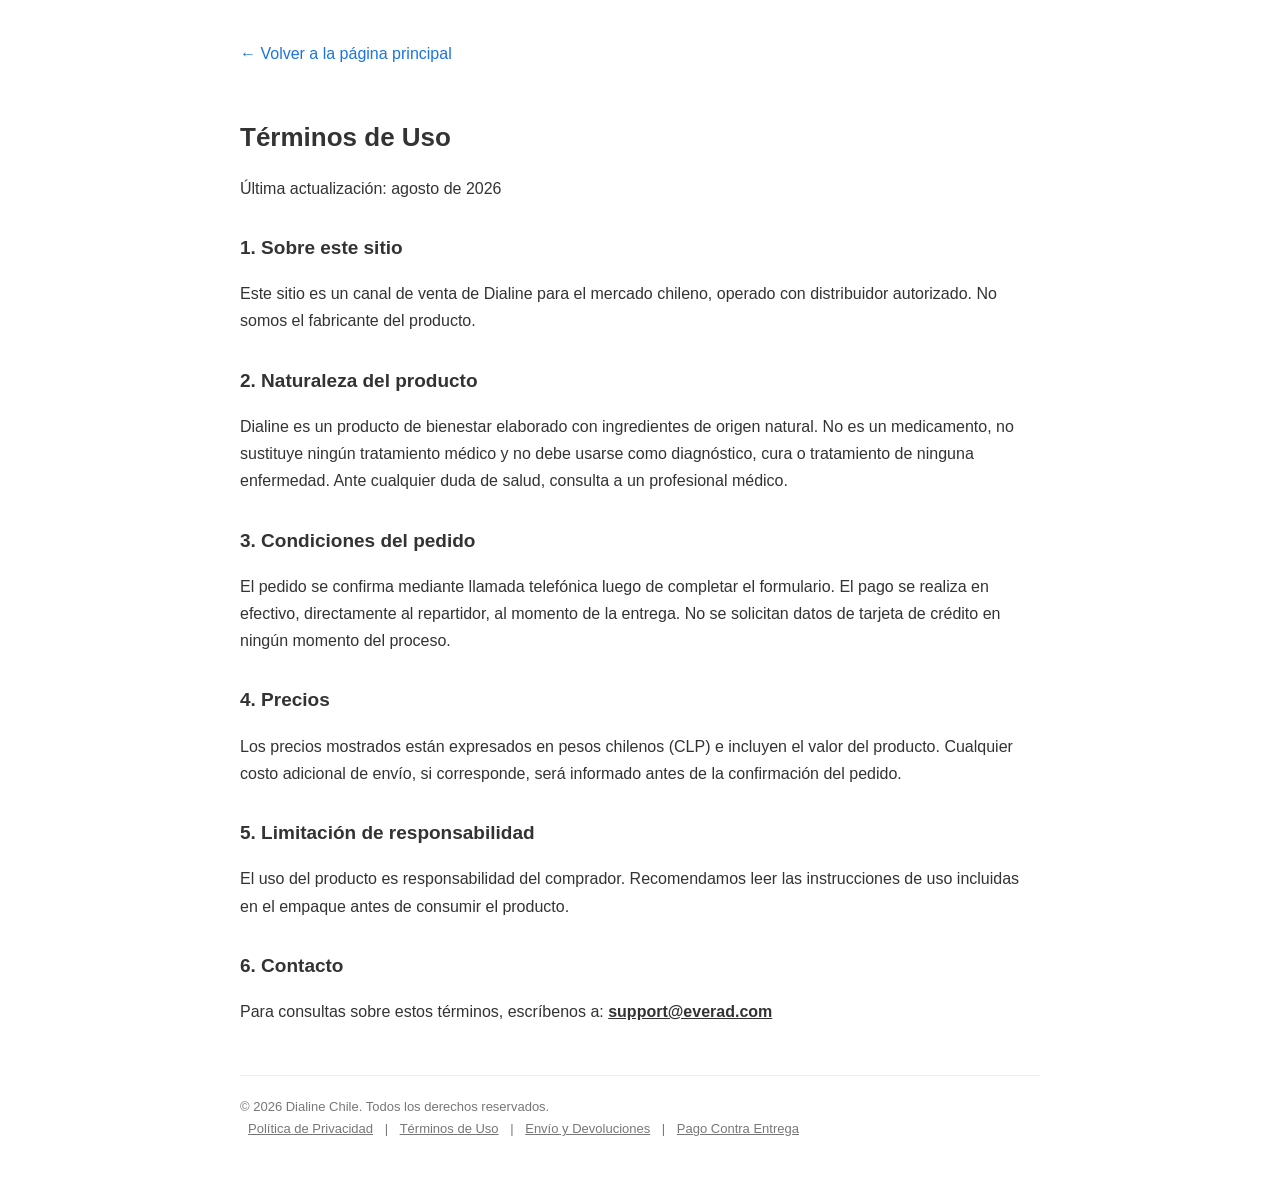
<file: terminos.html>
<!DOCTYPE html>
<html lang="es-CL">
<head>
  <meta charset="utf-8">
  <meta name="viewport" content="initial-scale=1.0, width=device-width">
  <title>Términos de Uso - Dialine Chile</title>
  <meta name="description" content="Términos y condiciones de uso del sitio Dialine Chile.">
  <link rel="canonical" href="https://dialine-cl-six.vercel.app/terminos.html">
  <style>
    body{font-family:Arial,Helvetica,sans-serif;max-width:800px;margin:0 auto;padding:40px 20px;color:#333;line-height:1.7;}
    h1{font-size:26px;margin-bottom:10px;}
    h2{font-size:19px;margin-top:30px;}
    a.back{display:inline-block;margin-bottom:30px;color:#1a73e8;text-decoration:none;}
    footer{margin-top:50px;padding-top:20px;border-top:1px solid #eee;font-size:13px;color:#777;}
    footer a{color:#777;margin:0 8px;}
  </style>
</head>
<body>
  <a class="back" href="index.html">&larr; Volver a la página principal</a>
  <h1>Términos de Uso</h1>
  <p>Última actualización: agosto de 2026</p>

  <h2>1. Sobre este sitio</h2>
  <p>Este sitio es un canal de venta de Dialine para el mercado chileno, operado con
    distribuidor autorizado. No somos el fabricante del producto.</p>

  <h2>2. Naturaleza del producto</h2>
  <p>Dialine es un producto de bienestar elaborado con ingredientes de origen natural. No
    es un medicamento, no sustituye ningún tratamiento médico y no debe usarse como
    diagnóstico, cura o tratamiento de ninguna enfermedad. Ante cualquier duda de salud,
    consulta a un profesional médico.</p>

  <h2>3. Condiciones del pedido</h2>
  <p>El pedido se confirma mediante llamada telefónica luego de completar el formulario.
    El pago se realiza en efectivo, directamente al repartidor, al momento de la entrega.
    No se solicitan datos de tarjeta de crédito en ningún momento del proceso.</p>

  <h2>4. Precios</h2>
  <p>Los precios mostrados están expresados en pesos chilenos (CLP) e incluyen el valor
    del producto. Cualquier costo adicional de envío, si corresponde, será informado antes
    de la confirmación del pedido.</p>

  <h2>5. Limitación de responsabilidad</h2>
  <p>El uso del producto es responsabilidad del comprador. Recomendamos leer las
    instrucciones de uso incluidas en el empaque antes de consumir el producto.</p>

  <h2>6. Contacto</h2>
  <p>Para consultas sobre estos términos, escríbenos a: <strong><a href="mailto:support@everad.com" style="color:inherit;">support@everad.com</a></strong></p>

  <footer>
    © 2026 Dialine Chile. Todos los derechos reservados.<br>
    <a href="privacidad.html">Política de Privacidad</a> |
    <a href="terminos.html">Términos de Uso</a> |
    <a href="envio.html">Envío y Devoluciones</a> |
    <a href="pago-contra-entrega.html">Pago Contra Entrega</a>
  </footer>
</body>
</html>
</file>
